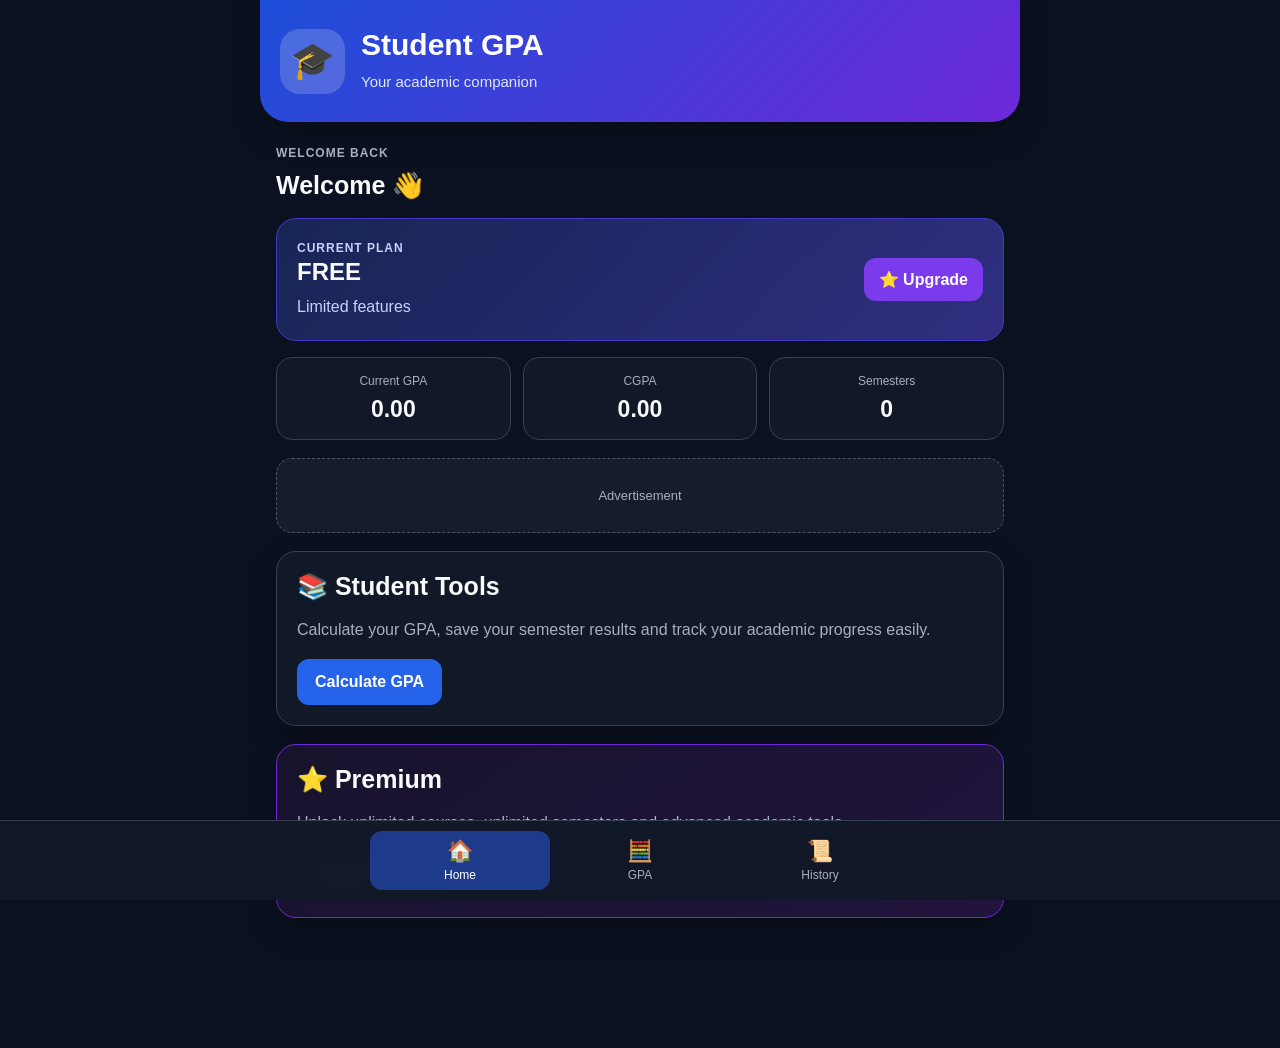
<file: index.html>
<!DOCTYPE html>
<html lang="en">
<head>
  <meta charset="UTF-8">
  <meta name="viewport" content="width=device-width, initial-scale=1.0">
  <meta name="theme-color" content="#111827">
  <title>Student GPA</title>
  <link rel="stylesheet" href="style.css">
</head>

<body>
  <div class="app">

    <header class="hero">
      <div class="hero-icon">🎓</div>

      <div>
        <h1>Student GPA</h1>
        <p>Your academic companion</p>
      </div>
    </header>

    <main class="main-content">

      <!-- HOME SECTION -->
      <section id="homeSection" class="page-section active">
        <div class="welcome">
          <p class="small-heading">WELCOME BACK</p>
          <h2>Welcome 👋</h2>
        </div>

        <div class="plan-card">
          <div>
            <p class="eyebrow">CURRENT PLAN</p>
            <h3 id="planName">FREE</h3>
            <p id="planDescription">Limited features</p>
          </div>

          <button id="upgradeButton" class="upgrade-button" type="button">
            ⭐ Upgrade
          </button>
        </div>

        <div class="stats-grid">
          <div class="stat-card">
            <span>Current GPA</span>
            <strong id="currentGPA">0.00</strong>
          </div>

          <div class="stat-card">
            <span>CGPA</span>
            <strong id="cgpaValue">0.00</strong>
          </div>

          <div class="stat-card">
            <span>Semesters</span>
            <strong id="semesterCount">0</strong>
          </div>
        </div>

        <div class="ad-box">
          Advertisement
        </div>

        <div class="content-card">
          <h2>📚 Student Tools</h2>
          <p>
            Calculate your GPA, save your semester results and track your
            academic progress easily.
          </p>

          <button id="homeCalculateButton" class="primary-button" type="button">
            Calculate GPA
          </button>
        </div>

        <div class="content-card premium-card">
          <h2>⭐ Premium</h2>
          <p>
            Unlock unlimited courses, unlimited semesters and advanced
            academic tools.
          </p>

          <button id="premiumButton" class="secondary-button" type="button">
            View Premium
          </button>
        </div>
      </section>

      <!-- GPA SECTION -->
      <section id="gpaSection" class="page-section">
        <div class="section-heading">
          <p class="small-heading">ACADEMIC TOOL</p>
          <h2>📊 GPA Calculator</h2>
          <p>Calculate your semester GPA.</p>
        </div>

        <div class="content-card">
          <div class="course-top">
            <h2>Your Courses</h2>
            <span id="courseCount">0 courses</span>
          </div>

          <div id="coursesContainer"></div>

          <div class="button-row">
            <button id="addCourseButton" class="secondary-button" type="button">
              ＋ Add Course
            </button>

            <button id="calculateButton" class="primary-button" type="button">
              Calculate GPA
            </button>
          </div>

          <div id="gpaMessage" class="message"></div>

          <div class="gpa-result">
            <span>Your GPA</span>
            <strong id="gpaResult">0.00</strong>
          </div>
        </div>

        <div class="content-card">
          <h2>💾 Save Result</h2>

          <label for="semesterName">Semester / Session</label>

          <input
            id="semesterName"
            type="text"
            placeholder="e.g. 2025/2026 - Semester 1"
          >

          <button id="saveButton" class="primary-button full-button" type="button">
            Save Semester Result
          </button>

          <div id="saveMessage" class="message"></div>
        </div>
      </section>

      <!-- HISTORY SECTION -->
      <section id="historySection" class="page-section">
        <div class="section-heading">
          <p class="small-heading">ACADEMIC RECORD</p>
          <h2>📜 Saved Results</h2>
          <p>View your saved semester results.</p>
        </div>

        <div class="content-card">
          <div id="resultsList" class="results-list">
            <p class="empty-message">No saved results yet.</p>
          </div>

          <button id="clearResultsButton" class="danger-button full-button" type="button">
            Clear All Results
          </button>
        </div>
      </section>

    </main>

    <!-- PREMIUM MODAL -->
    <div id="premiumModal" class="modal hidden">
      <div class="modal-box">
        <button id="closePremiumButton" class="close-button" type="button">
          ×
        </button>

        <h2>⭐ Student GPA Premium</h2>

        <p>Premium will include:</p>

        <ul>
          <li>Unlimited courses</li>
          <li>Unlimited saved semesters</li>
          <li>Advanced academic tools</li>
          <li>No advertisements</li>
        </ul>

        <p class="premium-price">₦1,250 monthly</p>

        <button id="paymentButton" class="primary-button full-button" type="button">
          Continue
        </button>

        <p id="paymentMessage" class="message"></p>
      </div>
    </div>

    <!-- BOTTOM NAVIGATION -->
    <nav class="bottom-nav">
      <button class="nav-button active" data-section="homeSection" type="button">
        <span>🏠</span>
        <small>Home</small>
      </button>

      <button class="nav-button" data-section="gpaSection" type="button">
        <span>🧮</span>
        <small>GPA</small>
      </button>

      <button class="nav-button" data-section="historySection" type="button">
        <span>📜</span>
        <small>History</small>
      </button>
    </nav>

  </div>

  <script src="script.js"></script>
</body>
</html>
</file>
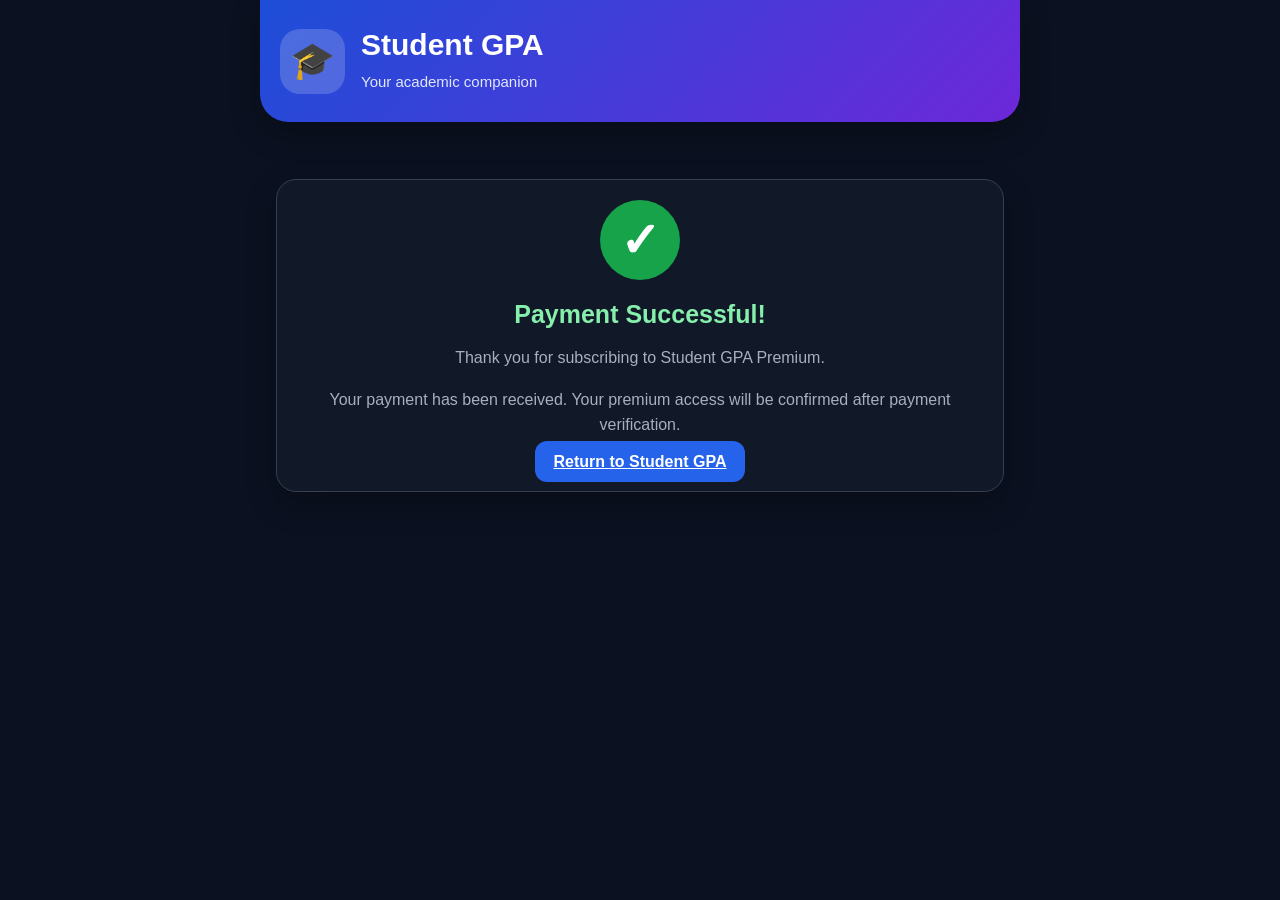
<file: payment-success.html>
<!DOCTYPE html>
<html lang="en">
<head>
  <meta charset="UTF-8">
  <meta name="viewport" content="width=device-width, initial-scale=1.0">
  <meta name="theme-color" content="#111827">
  <title>Payment Successful - Student GPA</title>

  <link rel="stylesheet" href="style.css">
</head>

<body>
  <div class="app">

    <header class="hero">
      <div class="hero-icon">🎓</div>

      <div>
        <h1>Student GPA</h1>
        <p>Your academic companion</p>
      </div>
    </header>

    <main class="main-content">
      <section class="content-card payment-success-card">

        <div class="success-icon">✓</div>

        <h2>Payment Successful!</h2>

        <p>
          Thank you for subscribing to Student GPA Premium.
        </p>

        <p>
          Your payment has been received. Your premium access will be
          confirmed after payment verification.
        </p>

        <a href="index.html" class="primary-button full-button">
          Return to Student GPA
        </a>

      </section>
    </main>

  </div>
</body>
</html>
</file>
<file: style.css>
:root {
  --background: #0b1120;
  --surface: #111827;
  --surface-light: #1f2937;
  --surface-lighter: #273449;
  --primary: #2563eb;
  --primary-dark: #1d4ed8;
  --purple: #7c3aed;
  --green: #16a34a;
  --red: #ef4444;
  --text: #f9fafb;
  --muted: #a7b0c0;
  --border: #374151;
  --shadow: 0 12px 30px rgba(0, 0, 0, 0.25);
}

* {
  box-sizing: border-box;
}

html {
  scroll-behavior: smooth;
}

body {
  margin: 0;
  min-height: 100vh;
  background: var(--background);
  color: var(--text);
  font-family: Arial, Helvetica, sans-serif;
}

button,
input,
select {
  font: inherit;
}

button {
  cursor: pointer;
}

button:disabled {
  cursor: not-allowed;
  opacity: 0.5;
}

.app {
  width: 100%;
  max-width: 760px;
  min-height: 100vh;
  margin: 0 auto;
  padding-bottom: 90px;
}

.hero {
  display: flex;
  align-items: center;
  gap: 16px;
  padding: 28px 20px;
  background: linear-gradient(135deg, #1d4ed8, #6d28d9);
  border-radius: 0 0 28px 28px;
  box-shadow: var(--shadow);
}

.hero-icon {
  display: flex;
  align-items: center;
  justify-content: center;
  width: 65px;
  height: 65px;
  border-radius: 20px;
  background: rgba(255, 255, 255, 0.18);
  font-size: 36px;
}

.hero h1 {
  margin: 0;
  color: #ffffff;
  font-size: 30px;
}

.hero p {
  margin: 8px 0 0;
  color: #e0e7ff;
  font-size: 15px;
}

.main-content {
  padding: 22px 16px;
}

.page-section {
  display: none;
}

.page-section.active {
  display: block;
}

.welcome {
  margin-bottom: 18px;
}

.small-heading,
.eyebrow {
  margin: 0 0 8px;
  color: var(--muted);
  font-size: 12px;
  font-weight: bold;
  letter-spacing: 1px;
}

h2 {
  margin: 0 0 10px;
  font-size: 25px;
}

h3 {
  margin: 0 0 8px;
  font-size: 24px;
}

p {
  line-height: 1.6;
}

.plan-card {
  display: flex;
  align-items: center;
  justify-content: space-between;
  gap: 16px;
  padding: 20px;
  margin-bottom: 16px;
  background: linear-gradient(135deg, #172554, #312e81);
  border: 1px solid #4338ca;
  border-radius: 20px;
}

.plan-card p {
  margin: 0;
  color: #c7d2fe;
}

.upgrade-button {
  padding: 12px 15px;
  color: #ffffff;
  background: var(--purple);
  border: none;
  border-radius: 12px;
  font-weight: bold;
}

.upgrade-button:hover {
  background: #6d28d9;
}

.stats-grid {
  display: grid;
  grid-template-columns: repeat(3, 1fr);
  gap: 12px;
  margin-bottom: 18px;
}

.stat-card {
  padding: 16px 10px;
  text-align: center;
  background: var(--surface);
  border: 1px solid var(--border);
  border-radius: 16px;
}

.stat-card span {
  display: block;
  margin-bottom: 8px;
  color: var(--muted);
  font-size: 12px;
}

.stat-card strong {
  font-size: 23px;
}

.ad-box {
  display: flex;
  align-items: center;
  justify-content: center;
  min-height: 75px;
  margin: 18px 0;
  color: var(--muted);
  background: #151d2d;
  border: 1px dashed #4b5563;
  border-radius: 16px;
  font-size: 13px;
}

.content-card {
  padding: 20px;
  margin-bottom: 18px;
  background: var(--surface);
  border: 1px solid var(--border);
  border-radius: 20px;
  box-shadow: var(--shadow);
}

.content-card p {
  color: var(--muted);
}

.premium-card {
  border-color: #6d28d9;
  background: linear-gradient(145deg, #17132c, #21143d);
}

.primary-button,
.secondary-button,
.danger-button {
  min-height: 46px;
  padding: 12px 18px;
  border: none;
  border-radius: 12px;
  font-weight: bold;
  transition: 0.2s ease;
}

.primary-button {
  color: #ffffff;
  background: var(--primary);
}

.primary-button:hover {
  background: var(--primary-dark);
}

.secondary-button {
  color: #ffffff;
  background: var(--surface-lighter);
  border: 1px solid #4b5563;
}

.secondary-button:hover {
  background: #334155;
}

.danger-button {
  color: #ffffff;
  background: var(--red);
}

.full-button {
  width: 100%;
  margin-top: 14px;
}

.section-heading {
  margin-bottom: 18px;
}

.course-top {
  display: flex;
  align-items: center;
  justify-content: space-between;
  gap: 12px;
  margin-bottom: 15px;
}

.course-top h2 {
  margin: 0;
}

.course-top span {
  color: var(--muted);
  font-size: 13px;
}

.course-card {
  padding: 16px;
  margin-bottom: 14px;
  background: var(--surface-light);
  border: 1px solid var(--border);
  border-radius: 16px;
}

.course-header {
  display: flex;
  align-items: center;
  justify-content: space-between;
  gap: 12px;
  margin-bottom: 14px;
}

.course-header strong {
  color: #bfdbfe;
}

.remove-course {
  width: 32px;
  height: 32px;
  color: #ffffff;
  background: #7f1d1d;
  border: none;
  border-radius: 8px;
  font-size: 20px;
}

.course-fields {
  display: grid;
  grid-template-columns: 1fr 90px;
  gap: 12px;
}

.field-group {
  display: flex;
  flex-direction: column;
  gap: 7px;
}

.field-group label,
label {
  color: var(--muted);
  font-size: 13px;
}

input,
select {
  width: 100%;
  min-height: 45px;
  padding: 10px 12px;
  color: var(--text);
  background: #0f172a;
  border: 1px solid var(--border);
  border-radius: 10px;
  outline: none;
}

input:focus,
select:focus {
  border-color: var(--primary);
}

.button-row {
  display: flex;
  gap: 12px;
  margin-top: 18px;
}

.button-row button {
  flex: 1;
}

.message {
  min-height: 20px;
  margin-top: 12px;
  color: #86efac;
  font-size: 14px;
}

.gpa-result {
  display: flex;
  align-items: center;
  justify-content: space-between;
  gap: 12px;
  margin-top: 18px;
  padding: 18px;
  background: linear-gradient(135deg, #1e3a8a, #4c1d95);
  border-radius: 16px;
}

.gpa-result span {
  font-weight: bold;
}

.gpa-result strong {
  font-size: 32px;
}

.results-list {
  display: flex;
  flex-direction: column;
  gap: 12px;
}

.empty-message {
  color: var(--muted);
  text-align: center;
}

.result-card {
  padding: 16px;
  background: var(--surface-light);
  border: 1px solid var(--border);
  border-radius: 14px;
}

.result-card-top {
  display: flex;
  align-items: flex-start;
  justify-content: space-between;
  gap: 12px;
}

.result-card h3 {
  margin: 0 0 5px;
  font-size: 17px;
}

.result-card p {
  margin: 4px 0;
  color: var(--muted);
  font-size: 14px;
}

.result-gpa {
  color: #93c5fd;
  font-size: 25px;
  font-weight: bold;
}

.delete-result {
  margin-top: 12px;
  padding: 8px 12px;
  color: #fecaca;
  background: #450a0a;
  border: 1px solid #7f1d1d;
  border-radius: 8px;
}

.bottom-nav {
  position: fixed;
  right: 0;
  bottom: 0;
  left: 0;
  z-index: 20;
  display: flex;
  justify-content: center;
  gap: 0;
  padding: 10px;
  background: rgba(17, 24, 39, 0.97);
  border-top: 1px solid var(--border);
  backdrop-filter: blur(12px);
}

.nav-button {
  display: flex;
  flex: 1;
  flex-direction: column;
  align-items: center;
  gap: 5px;
  max-width: 180px;
  padding: 8px;
  color: var(--muted);
  background: transparent;
  border: none;
  border-radius: 12px;
}

.nav-button span {
  font-size: 21px;
}

.nav-button small {
  font-size: 12px;
}

.nav-button.active {
  color: #ffffff;
  background: #1e3a8a;
}

.modal {
  position: fixed;
  inset: 0;
  z-index: 50;
  display: flex;
  align-items: center;
  justify-content: center;
  padding: 20px;
  background: rgba(0, 0, 0, 0.75);
}

.modal.hidden {
  display: none;
}

.modal-box {
  position: relative;
  width: 100%;
  max-width: 430px;
  padding: 25px;
  background: var(--surface);
  border: 1px solid var(--border);
  border-radius: 22px;
  box-shadow: var(--shadow);
}

.modal-box h2 {
  padding-right: 25px;
}

.modal-box li {
  margin: 10px 0;
  color: var(--muted);
}

.close-button {
  position: absolute;
  top: 12px;
  right: 14px;
  width: 35px;
  height: 35px;
  color: #ffffff;
  background: #374151;
  border: none;
  border-radius: 50%;
  font-size: 24px;
}

.premium-price {
  color: #c4b5fd !important;
  font-size: 23px;
  font-weight: bold;
}

@media (max-width: 480px) {
  .hero h1 {
    font-size: 25px;
  }

  .hero-icon {
    width: 55px;
    height: 55px;
    font-size: 30px;
  }

  .plan-card {
    align-items: flex-start;
    flex-direction: column;
  }

  .stats-grid {
    gap: 8px;
  }

  .stat-card strong {
    font-size: 20px;
  }

  .button-row {
    flex-direction: column;
  }

  .course-fields {
    grid-template-columns: 1fr;
  }
}
.payment-success-card {
  margin-top: 35px;
  text-align: center;
}

.success-icon {
  display: flex;
  align-items: center;
  justify-content: center;
  width: 80px;
  height: 80px;
  margin: 0 auto 20px;
  color: #ffffff;
  background: #16a34a;
  border-radius: 50%;
  font-size: 48px;
  font-weight: bold;
}

.payment-success-card h2 {
  color: #86efac;
}

.payment-success-card p {
  margin-bottom: 15px;
}
</file>
